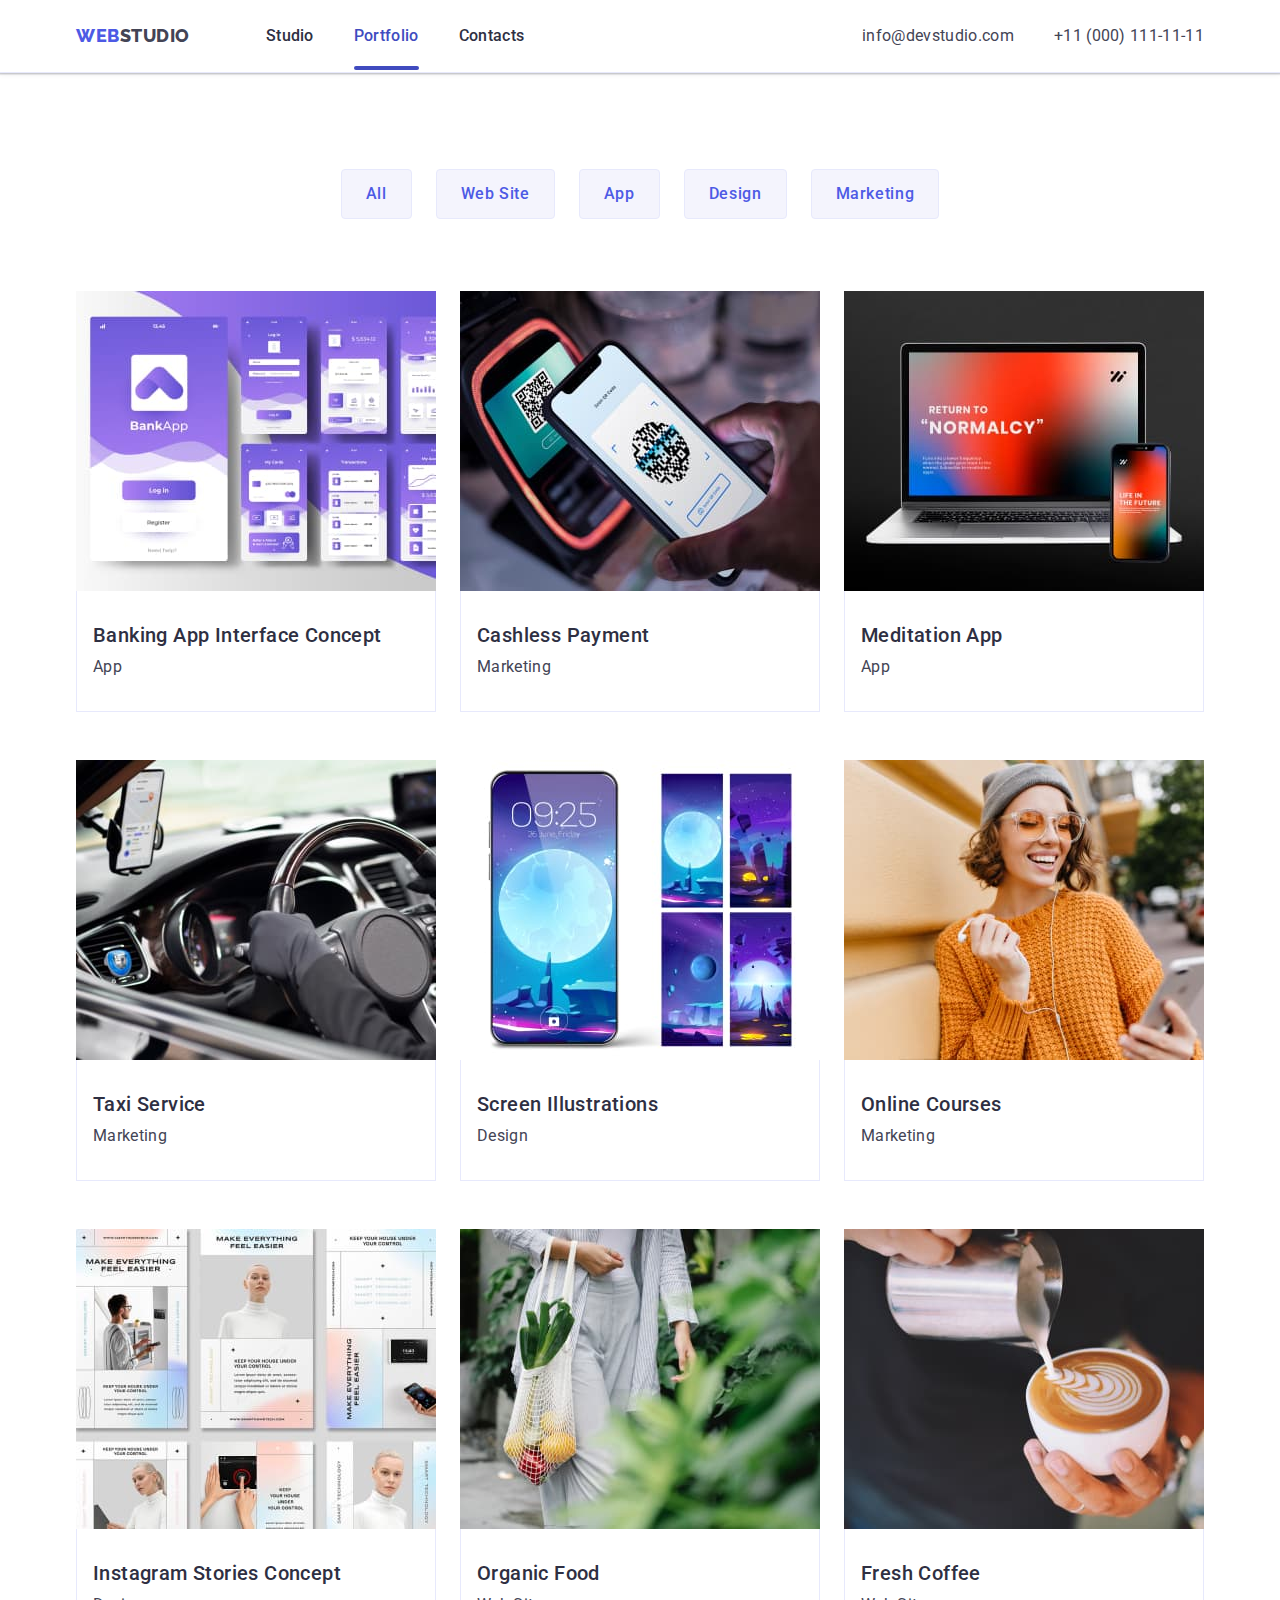
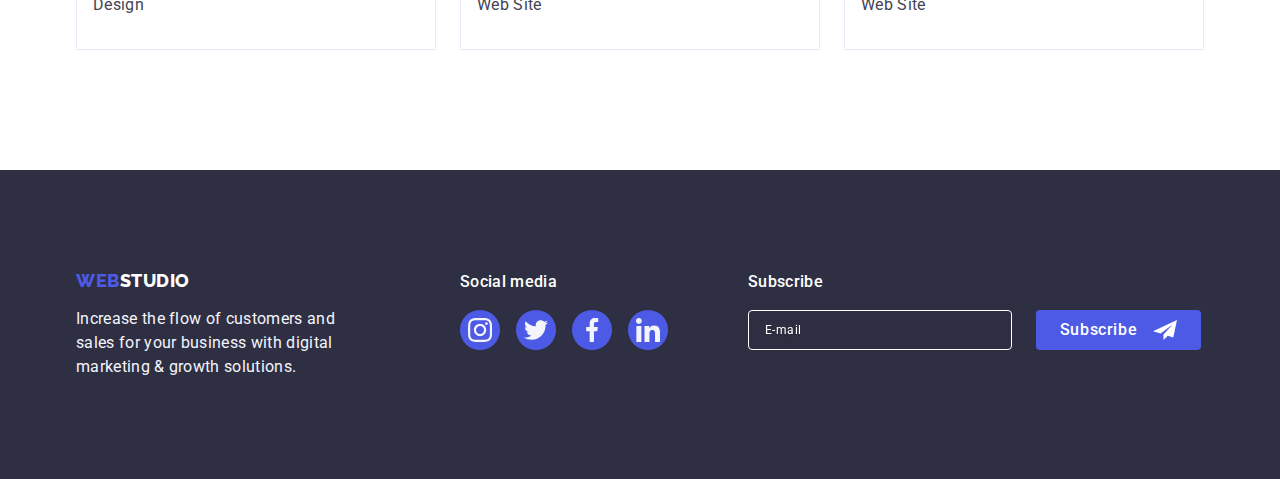
<file: portfolio.html>
<!DOCTYPE html>
<html lang="en">

<head>
    <meta charset="UTF-8">
    <meta http-equiv="X-UA-Compatible" content="IE=edge">
    <meta name="viewport" content="width=device-width, initial-scale=1.0">
    <link rel="preconnect" href="https://fonts.googleapis.com">
    <link rel="preconnect" href="https://fonts.gstatic.com" crossorigin>
    <link href="https://fonts.googleapis.com/css2?family=Raleway:wght@800&family=Roboto:wght@400;500;700;900&display=swap"
        rel="stylesheet">
    <title>WebStudio</title>

    <link rel="stylesheet" href="./css/modern-normalize.min.css">
    <link rel="stylesheet" href="./css/styles.css">
  
</head>

<body>
        
    <!-- header section -->
    <header class="header">
        <div class="header-container container">
            <nav class="nav">
                <a class="logo-web link" href="./index.html">Web<span class="logo-studio-nav link">Studio</span></a>
    
                <ul class="nav-list list">
                    <li class="nav-item nav-item-studio">
                        <a class="nav-link link" href="./index.html">Studio</a>
                    </li>
                    <li class="nav-item">
                        <a class="nav-link active link" href="./portfolio.html">Portfolio</a>
                    </li>
                    <li class="nav-item">
                        <a class="nav-link link" href="">Contacts</a>
                    </li>
                </ul>
            </nav>
    
            <address class="address">
                <ul class="address-list list">
                    <li class="mail">
                        <a class="address-link link" href="mailto:info@devstudio.com">info@devstudio.com</a>
                    </li>
                    <li class="number">
                        <a class="address-link link" href="tel:+110001111111">+11 (000) 111-11-11</a>
                    </li>
                </ul>
            </address>
        </div>
    
    </header>

    <main>
        <!--portfolo section  -->
        <section class="section-portfolo">
            <div class="container">
                <h1 class="section-filters-title visually-hidden">Lorem ipsum dolor sit.</h1>

                <ul class="filters list">
                    <li class="button-item">
                
                        <button class="btn" type="button">All</button>
                    </li>
                    <li class="button-item">
                        <button class="btn" type="button">Web Site</button>
                    </li>
                    <li class="button-item">
                        <button class="btn" type="button">App</button>
                    </li>
                    <li class="button-item">
                        <button class="btn" type="button">Design</button>
                    </li>
                    <li class="button-item">
                        <button class="btn" type="button">Marketing</button>
                    </li>
                </ul>
                
                
                
                
                <ul class="product-card list">
                    <li class="product-item">
                        
                            <a class="product-link link" href="">
                                
                                <div class="wrapper">
                                    <img class="link" src="./images/portfolio/banking_app.jpg" width="360" alt="Banking App">
                                    <p class="overlay-text">14 Stylish and User-Friendly App Design Concepts · Task Manager App · Calorie Tracker
                                        App · Exotic Fruit Ecommerce App ·
                                        Cloud Storage App
                                    </p>
                                    
                                    
                                        
                                    
                                </div>
                                
                               
                                <div class="cards">
                                    <h2 class="product-name">Banking App Interface Concept</h2>
                                    <p class="product-text">App</p>
                                </div>                               
                            </a>                     
                                                                                  
                    </li>
                
                    <li class="product-item">                        
                            <a class="product-link link" href="">

                                <div class="wrapper">
                                    <img class="link" src="./images/portfolio/cashless_payment.jpg" width="360" alt="Cashless Payment">
                                    <p class="overlay-text">14 Stylish and User-Friendly App Design Concepts · Task Manager App · Calorie Tracker
                                        App · Exotic Fruit Ecommerce App ·
                                        Cloud Storage App
                                    </p>                                                                                                            
                                </div>
                                
                                <div class="cards">
                                    <h2 class="product-name">Cashless Payment</h2>
                                    <p class="product-text">Marketing</p>
                                </div>
                            </a>
                    </li>
                
                    <li class="product-item">                        
                            <a class="product-link link" href="">

                                <div class="wrapper">
                                    <img class="link" src="./images/portfolio/meditation_app.jpg" width="360" alt="Meditation App">
                                    <p class="overlay-text">14 Stylish and User-Friendly App Design Concepts · Task Manager App · Calorie Tracker
                                        App · Exotic Fruit Ecommerce App ·
                                        Cloud Storage App
                                    </p>                                                                                                           
                                </div>
                                
                                <div class="cards">
                                    <h2 class="product-name">Meditation App</h2>
                                    <p class="product-text">App</p>
                                </div>
                            </a>                        
                    </li>
                
                    <li class="product-item">                       
                            <a class="product-link link" href="">
                                <div class="wrapper">
                                    <img class="link" src="./images/portfolio/Taxi.jpg" width="360" alt="Taxi Service">
                                    <p class="overlay-text">14 Stylish and User-Friendly App Design Concepts · Task Manager App · Calorie Tracker
                                        App · Exotic Fruit Ecommerce App ·
                                        Cloud Storage App
                                    </p>
                                </div>
                                
                                
                                    <div class="cards">
                                        <h2 class="product-name">Taxi Service</h2>
                                        <p class="product-text">Marketing</p>
                                    </div>
                            </a>
                    </li>
                
                    <li class="product-item">                        
                            <a class="product-link link" href="">

                                <div class="wrapper">
                                    <img class="link" src="./images/portfolio/Screen.jpg" width="360" alt="Screen Illustrations">
                                    <p class="overlay-text">14 Stylish and User-Friendly App Design Concepts · Task Manager App · Calorie Tracker
                                        App · Exotic Fruit Ecommerce App ·
                                        Cloud Storage App
                                    </p>
                                </div>
                                
                                <div class="cards">
                                    <h2 class="product-name">Screen Illustrations</h2>
                                    <p class="product-text">Design</p>
                                </div>
                            </a>
                    </li>
                
                    <li class="product-item">
                       
                            <a class="product-link link" href="">
                                <div class="wrapper">
                                    <img class="link" src="./images/portfolio/online_courses.jpg" width="360" alt="Online Courses">
                                    <p class="overlay-text">14 Stylish and User-Friendly App Design Concepts · Task Manager App · Calorie Tracker
                                        App · Exotic Fruit Ecommerce App ·
                                        Cloud Storage App
                                    </p>                                   
                                </div>
                                
                                <div class="cards">
                                    <h2 class="product-name">Online Courses</h2>
                                    <p class="product-text">Marketing</p>
                                </div>
                            </a>                        
                    </li>
                
                
                    <li class="product-item">
                       
                            <a class="product-link link" href="">

                                <div class="wrapper">
                                    <img class="link" src="./images/portfolio/instagram.jpg" width="360" alt="Instagram Stories Concept">
                                    <p class="overlay-text">14 Stylish and User-Friendly App Design Concepts · Task Manager App · Calorie Tracker
                                        App · Exotic Fruit Ecommerce App ·
                                        Cloud Storage App
                                    </p>
                                </div>
                                
                                <div class="cards">
                                    <h2 class="product-name">Instagram Stories Concept</h2>
                                    <p class="product-text">Design</p>
                                </div>
                            
                            </a>                       
                    </li>
                
                    <li class="product-item">
                      
                            <a class="product-link link" href="">
                                <div class="wrapper">
                                    <img class="link" src="./images/portfolio/organic_food.jpg" width="360" alt="Organic Food">
                                    <p class="overlay-text">14 Stylish and User-Friendly App Design Concepts · Task Manager App · Calorie Tracker
                                        App · Exotic Fruit Ecommerce App ·
                                        Cloud Storage App
                                    </p>
                                </div>
                                
                                <div class="cards">
                                    <h2 class="product-name">Organic Food</h2>
                                    <p class="product-text">Web Site</p>
                                </div>
                            
                            </a>    
                    </li>
                
                    <li class="product-item">
                       
                            <a class="product-link link" href="">
                                <div class="wrapper">
                                  <img class="link" src="./images/portfolio/coffee.jpg" width="360" alt="Fresh Coffee">
                                  <p class="overlay-text">14 Stylish and User-Friendly App Design Concepts · Task Manager App · Calorie Tracker
                                    App · Exotic Fruit Ecommerce App ·
                                    Cloud Storage App
                                  </p>                               
                                    
                                </div>
                                
                                <div class="cards">
                                    <h2 class="product-name">Fresh Coffee</h2>
                                    <p class="product-text">Web Site</p>
                                </div>
                            
                            </a>
                    </li>
                        
                </ul>
            </div>
            
        </section>

    </main>

    <!-- footer section -->
    <footer class="footer">
        <div class=" footer-container container">
            <div class="content-footer">
                <a class="logo-web-footer link" href="./index.html">Web<span class="logo-studio link">Studio</span></a>
    
                <p class="footer-text">
                    Increase the flow of customers and sales for your business with digital marketing & growth
                    solutions.
                </p>
            </div>
    
            <div class="social-media-container">
                <p class="social-media-text">Social media</p>
    
                <ul class="social-media-list">
                    <li class="social-media-item">
                        <a class="social-media-link" href="">
                            <svg class="social-media-icon" width="24" height="24">
                                <use href="./images/icons.svg#instagram"></use>
                            </svg>
                        </a>
    
                    </li>
                    <li class="social-media-item">
                        <a class="social-media-link" href="">
                            <svg class="social-media-icon" width="24" height="24">
                                <use href="./images/icons.svg#twitter"></use>
                            </svg>
                        </a>
                    </li>
                    <li class="social-media-item">
                        <a class="social-media-link" href="">
                            <svg class="social-media-icon" width="24" height="24">
                                <use href="./images/icons.svg#facebook"></use>
                            </svg>
                        </a>
                    </li>
                    <li class="social-media-item">
                        <a class="social-media-link" href="">
                            <svg class="social-media-icon" width="24" height="24">
                                <use href="./images/icons.svg#linkedin"></use>
                            </svg>
                        </a>
                    </li>
                </ul>
            </div>
    
            <div class="form-container">
                <p class="form-title">
                    Subscribe
                </p>
    
                <form class="email-form">
                    <label class="label-form">
                        <input class="input-footer" type="email" name="email" placeholder="E-mail" />
                    </label>
    
                    <button class="btn-footer" type="submit">Subscribe
                        <svg class="svg-footer" width="24" height="24">
                            <use href="./images/icons.svg#button"></use>
                        </svg>
                    </button>
                </form>
            </div>
    
        </div>
    </footer>

    
</body>

</html>
</file>
<file: css/styles.css>
:root {
    --primary-font: 'Roboto', sans-serif;
    --main-white-cl: #ffffff;
    --main-dark-cl: #434455;
    --accent-cl: #4D5AE5;
}

ul,
ol {
    margin: 0;
    padding-left: 0;
    list-style-type: none;
}

a{
    text-decoration: none;
}
h1, 
h2,
h3,
h4, 
h5,
h6,
p{
    margin: 0;
}

button{
    cursor: pointer;
    border: none;
    border-radius: 4px;
}

input{
    display: block;
}

body {
    color: var(--main-dark-cl);
    background-color: var(--main-white-cl);
    font-family: var(--primary-font);
    font-size: 16px;
}

img {
    display: block;
    max-width: 100%;
    height: auto;
}
/* Basis styles for small devices*/
.container {
    min-width: 320px;
    max-width: 428px;
    margin: 0 auto;
    padding-left: 16px;
    padding-right: 16px;


    /* border: #31d0aa solid 2px;
    */
}


/* Tablet screen */
@media screen and (min-width: 768px) {
    .container{
        max-width: 768px;

    }
    
}

/* Desktop screen */

@media screen and (min-width: 1158px) {
    .container {
     max-width: 1158px;
     margin: 0 auto;  
     padding: 0 15px;       

    }

}


.link {
    text-decoration: none;
}


.visually-hidden {
    position: absolute;
    width: 1px;
    height: 1px;
    margin: -1px;
    border: 0;
    padding: 0;

    white-space: nowrap;
    clip-path: inset(100%);
    clip: rect(0 0 0 0);
    overflow: hidden;
}


/*mobile menu*/


.menu-toggle-icon{
    stroke: #2E2F42;
    background-color: #fff;
}

.menu-toggle {
    min-height: 24px;
    min-width: 24px;
    display: flex;
    align-items: center;
    justify-content: center;
    background-color: white;
    margin: 0;
    padding: 0;
    background-color: transparent;
    cursor: pointer;
    border: 1px solid var(--border-color);
    border-radius: 50%;
    outline: none;
}

@media (min-width: 768px) {
    .menu-toggle {
        display: none;
    }
}

.menu-toggle:hover,
.menu-toggle:focus {
    background-color: rgba(0, 0, 0, 0.1);
}

.menu-container {

    display: flex;
    flex-direction: column;
    justify-content: space-between;
    position: fixed;
    top: 0;
    left: 0;
    width: 100%;
    height: 100%;
    padding: 80px 56px 40px 40px;
    background-color: var(--inner-color);
    z-index: 999;
    transform: translateX(100%);
    transition: transform 250ms ease-in-out;
    background-color: white;
    }




.menu-container.is-open {
    transform: translateX(0);
}

.menu-container .menu-toggle {
    position: absolute;
    top: 24px;
    right: 24px;
}

.mobile-menu {
    width: fit-content;
    margin-bottom: auto;
    
}

.mobile-menu .link {
    display: block;
    padding: 10px;
    
    text-decoration: none;
}

.mobile-item:not(:last-child){
    margin-bottom: 30px;
     
    
}

 .mobile-link{
    color: #2E2F42;
    font-family: Roboto;
    font-size: 36px;
    font-weight: 700;
    line-height: 1.11;
    letter-spacing: 0.72px;
    text-transform: capitalize;
} 
@media only screen and (max-width: 767px) {
   .active-mobile{
    color: var(--accent-cl);
    
  }
}

.mobile-address{
    display: flex;
    flex-direction: column;
    gap: 40px;
    margin-bottom: 48px;
    margin-top: auto;

}

.tel-link{
    color: var(--accent-cl);
    font-family: Roboto;
    font-size: 36px;
    font-weight: 700;
    line-height: 1.11;
    letter-spacing: 0.72px;
    text-transform: capitalize;
}

.email-link{
    color:  #434455;
    font-family: Roboto;
    font-size: 20px;
    font-weight: 500;
    line-height: 1.2;
    letter-spacing: 0.4px;
}

.social-list-mobile{
    display: flex;
    gap: 20px;
    padding-top: 8px;
}

@media only screen and (min-width: 428px) {
   .social-list-mobile{
    gap: 56px;
    
  }
}
@media only screen and (max-width: 448px) and {
    .tel-link {
        font-size: 20px;
    }
}
/*header*/

.header {
    border-bottom: 1px solid #E7E9FC;
    background: var(--main-white-cl, #FFF);
    box-shadow: 0px 1px 6px 0px rgba(46, 47, 66, 0.08),
     0px 1px 1px 0px rgba(46, 47, 66, 0.16),
     0px 2px 1px 0px rgba(46, 47, 66, 0.08);
    padding-top: 18px;
    padding-bottom: 18px;


    /* height: 72px;
    display: flex; */
 }

 @media only screen and (min-width: 768px) {
     .header {
         padding: 0;
     }
 }
 

.header-container {
    display: flex;
    align-items: center;
    justify-content: space-between;
}

@media only screen and (min-width: 1158px) {
   .header-container{
    justify-content: space-between;
    
  }
}



/*logo start*/
.logo-web {
    font-family: "Raleway", sans-serif;
    font-weight: 800;
    font-size: 18px;
    line-height: 1.17;
    letter-spacing: 0.03em;
    text-transform: uppercase;
    margin-right: px;
    color: var(--accent-cl);
    display: inline-block;
    
}
@media only screen and (min-width: 768px) {
    .logo-web {
        margin-right: 120px;
    }
}

@media only screen and (min-width: 1158px) {
   .logo-web{
    margin-right: 76px; 
    
  }
}


.logo-studio-nav {
    font-family: 'Raleway';
    font-weight: 800;
    font-size: 18px;
    line-height: 1.17;
    letter-spacing: 0.03em;
    text-transform: uppercase;
    color: var(--main-dark-cl);

}

.logo-studio {
    font-family: 'Raleway';
    font-weight: 800;
    font-size: 18px;
    line-height: 1.17;
    letter-spacing: 0.03em;
    text-transform: uppercase;    
    color: var(--main-white-cl);
}


/*logo end*/


/*nav */

.nav {
    display: flex;
    align-items: center;
}

.nav-list {
    display: flex;
    gap: 40px;
    padding: 24px 0;

}

@media only screen and (max-width: 767px) {
   .nav-list, .address{
    display: none;
    
  }
}

.list {
    list-style: none;
}

.nav-item {
    font-weight: 500;
    line-height: 1.3;
    

}

.nav-link {
    line-height: 1.5;
    font-size: 16px;
    font-weight: 500;
    letter-spacing: 0.02em;
    color: #2E2F42;
    text-decoration: none;
    padding: 24px 0;
    position: relative;
    transition: color 250ms cubic-bezier(0.4, 0, 0.2, 1);
    
}

.nav-item .link:hover,
.nav-item .link:focus {
    color: #404bbf;
}


.nav-link.active::after{
    content: "";
    display: block;
    width: 100%;
    bottom: -1px;
    height: 4px;
    background-color: #404bbf;
    border-radius: 2px;
    left: 0;
    position: absolute;
     
}

.nav-link.active{
    color: #404bbf;
}




.list {
    list-style: none;
}

.address {
    font-style: normal;
    margin-left: auto;
    letter-spacing: 0.02em;
    font-size: 12px;
}

@media only screen and (min-width: 1158px) {
   .address{
    font-size: 16px;    
  }
}






.mail .link:hover,
.mail .link:focus {
    color: #404bbf;
}


.address-link {
    letter-spacing: 0.02em;
    font-weight: 400;
    line-height: 1.5;
    color:var(--main-dark-cl);
    text-decoration: none;
    transition: color 250ms cubic-bezier(0.4, 0, 0.2, 1);
}

.address-list {
    display: flex;
    gap: 40px;

}
@media only screen and (min-width: 768px) {
    .address-list {
        flex-direction: column;
        gap: 12px;
        padding-bottom: 16px;
        padding-top: 16px;

    }
}

@media only screen and (min-width: 1158px) {
   .address-list{
    flex-direction: row;
    align-items: center;
    gap: 40px;
    
  }
}

.number .link:hover,
.number .link:focus {
    color: #404bbf;
}

/* section hero*/

.hero {
    padding: 112px 0;
    margin: 0 auto;
    background-image: linear-gradient(rgba(46, 47, 66, 0.7), 
    rgba(46, 47, 66, 0.7)),
     url(../images/bg-hero/mobile-bg@1x.jpg);
    max-width: 1440px;
    background-repeat: no-repeat;
    background-position: center;
    background-size: cover;    

}

@media (min-device-pixel-ratio: 2),
(min-resolution: 192dpi),
(min-resolution: 2dppx){
    .hero {
    background-image: linear-gradient(rgba(46, 47, 66, 0.70),
        rgba(46, 47, 66, 0.70)),
        url(../images/bg-hero/mobile-bg@2x.jpg);
    }
}

@media only screen and (min-width: 428px) {
   .hero{
    background-image: linear-gradient(rgba(46, 47, 66, 0.70),
        rgba(46, 47, 66, 0.70)),
        url(../images/bg-hero/tab-bg@1x.jpg);    
  }

  @media (min-device-pixel-ratio: 2),
(min-resolution: 192dpi),
(min-resolution: 2dppx){
    .hero {
    background-image: linear-gradient(rgba(46, 47, 66, 0.70),
        rgba(46, 47, 66, 0.70)),
        url(../images/bg-hero/tab-bg@2x.jpg);
    }
}
}
@media only screen and (min-width: 769px) {
   .hero{
    background-image: linear-gradient(rgba(46, 47, 66, 0.70),
        rgba(46, 47, 66, 0.70)),
        url(../images/bg-hero/desk-dg@1x.jpg);
  }

  @media (min-device-pixel-ratio: 2),
(min-resolution: 192dpi),
(min-resolution: 2dppx){
    .hero {
    background-image: linear-gradient(rgba(46, 47, 66, 0.70),
        rgba(46, 47, 66, 0.70)),
        url(../images/bg-hero/desk-bg@2x.jpg);
    }
}
}


@media only screen and (min-width: 1158px) {
   .hero{
    padding: 188px 0;    
  }
}



.hero-container{
    
}

.hero-title {
    font-weight: 700;
    font-size: 36px;
    line-height: 1.07;
    text-align: center;
    letter-spacing: 0.02em;
    color: var(--main-white-cl);
    max-width: 320px;
    margin: 0 auto;
    margin-bottom: 48px;
}

@media only screen and (min-width: 768px) {
   .hero-title{
    font-size: 56px;
    margin-bottom: 36px;
    max-width: 496px;    
  }
}

@media only screen and (min-width: 1158px) {
   .hero-title{
    margin-bottom: 48px;
    
  }
}

.button {
    font-family: "Roboto", sans-serif;
    transition: background-color 250ms cubic-bezier(0.4, 0, 0.2, 1);
    font-weight: 500;
    font-size: 16px;
    line-height: 1.5;
    letter-spacing: 0.04em;
    color:var(--main-white-cl);
    background-color: var(--accent-cl);
    cursor: pointer;
    display: block;
    min-width: 169px;
    height: 56px;
    border: none;
    box-shadow: 0px 4px 4px rgba(0, 0, 0, 0.15);
    margin: 0 auto;
}

.button:hover,
.button:focus {
    background-color: #404BBF;
}

/*section feature */

    .section-feature {
        padding-top: 96px;
        padding-bottom: 96px;
    }

    @media only screen and (min-width: 1158px) {
       .section-feature{
        padding-top: 120px;
        padding-bottom: 120px;
        
      }
    }
 

 @media only screen and (max-width: 767px) {
     .feature:not(:last-child) {

        margin-bottom: 72px;
    }
} 

@media only screen and (min-width: 768px) {
   .feature-list{
    display: flex;
    flex-wrap: wrap;
    gap: 72px 24px;
    
  }
}


@media screen and (max-width: 1158px) {
    .feature {
      flex-basis: calc((100% - 24px) / 2);
    }
    
}

@media screen and (min-width: 1158px) {
    .feature {
        flex-basis: calc((100% - 72px) / 4);
        width: 356px;
    }

}

   





.feature-title {
    color: #2E2F42;
    text-align: center;
    font-size: 36px;
    font-weight: 700;
    line-height: 1.11;
    letter-spacing: 0.72px;
    text-transform: capitalize;
    margin-bottom: 8px;
}


@media only screen and (min-width: 768px) {
    .feature-title  {
        text-align: left;
    
  }
}

@media only screen and (min-width: 1158px) {
       .feature-title {
         font-weight: 500;
         font-size: 20px;
         line-height: 1.2;  
         text-align: left;  
        }
}

.feature-text {
    
    font-weight: 500;
    line-height: 1.5;
    letter-spacing: 0.02em;
    color: #434455;


    
}

@media only screen and (min-width: 1158px) {
   .feature-text{
    font-weight: 400;
    
  }
}


@media (max-width: 1157px) {
    .feature-icon {
     display: none;
     
     }
}
    


@media screen and (min-width: 1158px) {
    .container-icon {
     display: flex;
     align-items: center;
     justify-content: center;
     width: 100%;
     height: 112px;
     background-color: #F4F4FD;
     border-radius: 4px;
     margin-bottom: 8px; 
    }
    
}

@media only screen and (min-width: 1158px){
    .feature-icon {
     width: 64px;
     height: 64px;
     margin: 0 auto;
    }
} 


/*section about */

   .section-about {
    padding-bottom: 120px;
}  

@media only screen and (max-width: 1157px) {
   .section-about{
    display: none;
    
  }
}

.section-about-title {
    font-weight: 700;
    font-size: 36px;
    line-height: 1.11;
    text-align: center;
    letter-spacing: 0.02em;
    text-transform: capitalize;
    color: #2E2F42;
    margin-bottom: 72px;
}

.about-list {
    display: flex;
    gap: 24px;
}

.list-item {
    width: calc((100% - 48px) / 3);
}

/*section team */
.section-team {
    background: #F4F4FD;
    padding-bottom: 96px;
    padding-top: 96px;
}

@media only screen and (min-width: 1158px) {
   .section-team{
    padding-bottom: 120px;
    padding-top: 120px;    
  }
}


.section-team-title {
    font-weight: 700;
    font-size: 36px;
    line-height: 1.11;
    text-align: center;
    letter-spacing: 0.02em;
    text-transform: capitalize;
    color: #2E2F42;
    margin-bottom: 72px;
    
}

.team-list {
    display: flex;
    flex-wrap: wrap;
    /* gap: 24px; */
}

@media only screen and (max-width: 767px) {
   .team-list{
    flex-direction: column;
    gap: 72px;
    width: calc((100%-24px)/2);
    
  }
}

@media only screen and (min-width: 768px) {

  .team-list {
     justify-content: center;
     margin: 0 auto;
     column-gap: 24px;
     row-gap: 64px;
    }
}

.team-title {
    font-weight: 500;
    font-size: 20px;
    line-height: 1.2;
    letter-spacing: 0.02em;
    color: #2E2F42;
    text-align: center;
    margin-bottom: 8px;

}

.info {
    padding: 32px 0;

}

.team-text {
    font-weight: 400;
    font-size: 16px;
    line-height: 1.5;
    letter-spacing: 0.02em;
    color: #434455;
    text-align: center;
    margin-bottom: 8px;
}

.team-card {
    background-color: var(--main-white-cl);
    /* width: calc((100% - 72px) / 4); */
    box-shadow: 0px 1px 6px rgba(46, 47, 66, 0.08),
    0px 1px 1px rgba(46, 47, 66, 0.16), 
    0px 2px 1px rgba(46, 47, 66, 0.08);
    border-radius: 0px 0px 4px 4px;
    width: 264px;
    margin: 0 auto;
    
} 

@media only screen and (min-width: 768px) {
    .team-card{
        margin: 0;
    }
} 
    /* margin-bottom: 64px; */


.social-list{
    display: flex;
    justify-content: center;
    gap: 24px;
}

.social-item{
    width: 40px;
    height: 40px;

}

.social-link{
    width: 100%;
    height: 100%;
    background-color: #4d5ae5;
    border-radius: 50%;
    display: flex;
    align-items: center;
    justify-content: center;
    transition:background-color 250ms cubic-bezier(0.4, 0, 0.2, 1);

}

.social-link:hover, 
.social-link:focus {
    background-color: #404bbf;
}

.team-icon{
    fill:  #f4f4fd;
}


/*section customers*/

.customers{
    padding-top: 96px; 
    padding-bottom: 96px;
    
}
@media (min-width: 1158px) {
    .customers {
        padding-top: 120px;
        padding-bottom: 120px;
    }
 } 


.customers-title{
    font-size: 36px;
    font-family: Roboto;
    font-weight: 700;
    line-height: 1.11;
    letter-spacing: 0.72px;
    text-transform: capitalize;
    color:  #2E2F42;
    text-align: center;
    margin-bottom: 72px;

}

.customers-list{
    display: flex;
    flex-wrap: wrap;
    justify-content: center;
    
}

@media only screen and (max-width: 767px) {
   .customers-list{   
     row-gap: 72px;
     column-gap: 16px;
    
  }
}

 @media only screen and (min-width: 768px) {
   .customers-list{
    column-gap: 24px;
    row-gap: 72px;   
      
  }
} 

@media only screen and (min-width: 1158px) {
   .customers-list{
    gap: 24px;
       
  }
}



.customers-item{
    
   
    /* width: calc((100% - 120px) / 6);
    height: 88px; */
}

.customers-link{
    width: 168px;
    height: 88px;
    border: 1px solid #8e8f99;
    border-radius: 4px;
    display: flex;
    align-items: center;
    justify-content: center;
    color: #8e8f99;
    transition: border-color 250ms cubic-bezier(0.4, 0, 0.2, 1),
        color 250ms cubic-bezier(0.4, 0, 0.2, 1);
}

.customers-link:hover,
.customers-link:focus {
    border-color: #404bbf;
    color: #404bbf;

}



.customers-icon{
    fill: currentColor;  

}

/*PORTFOLIO pages*/
/*section portfolio*/

.section-portfolo {
    padding-top: 96px;
    padding-bottom: 120px;
}



.filters {
    display: flex;
    gap: 24px;
    justify-content: center;
    margin-bottom: 72px;
}

.button-item{
    transition: border-color 250ms cubic-bezier(0.4, 0, 0.2, 1);
}


.button-item:hover,
.button-item:focus{
    border-radius: 4px;
    background: var(--ocean, #404BBF);
    box-shadow: 0px 2px 2px 0px rgba(0, 0, 0, 0.12),
      0px 2px 1px 0px rgba(0, 0, 0, 0.08), 
     0px 3px 1px 0px rgba(0, 0, 0, 0.10);
}



.btn {
    font-family: "Roboto", sans-serif;
    background-color: #F4F4FD;
    font-size: 16px;
    font-weight: 500;
    line-height: 1.5;
    text-align: center;
    letter-spacing: 0.04em;
    color:var(--accent-cl);
    cursor: pointer;
    padding: 12px 24px;
    border: 1px solid #E7E9FC;
    border-radius: 4px;
    transition: color 250ms cubic-bezier(0.4, 0, 0.2, 1),
        background-color 250ms cubic-bezier(0.4, 0, 0.2, 1),
        border-color 250ms cubic-bezier(0.4, 0, 0.2, 1),
        box-shadow 250ms cubic-bezier(0.4, 0, 0.2, 1);
}

.btn:hover,
.btn:focus {
    background-color: #404BBF;
    color:var(--main-white-cl);
    border: 1px solid transparent;
    box-shadow: 0px 2px 2px 0px rgba(0, 0, 0, 0.12),
            0px 2px 1px 0px rgba(0, 0, 0, 0.08),
            0px 3px 1px 0px rgba(0, 0, 0, 0.10);
}


/*section portfolio product cards*/

.product-card {
    display: flex;
    flex-wrap: wrap;
    column-gap: 24px;
    row-gap: 48px;
}

.product-item{
    width: calc((100% - 48px) / 3);
    transition: border-color 250ms cubic-bezier(0.4, 0, 0.2, 1);
    position: relative;
    overflow: hidden;
}

.product-item:hover {
    background: var(--white, #FFF);
    box-shadow: 0px 2px 1px 0px rgba(46, 47, 66, 0.08), 
     0px 1px 1px 0px rgba(46, 47, 66, 0.16),
     0px 1px 6px 0px rgba(46, 47, 66, 0.08);
}

.product-name {
    font-weight: 500;
    font-size: 20px;
    line-height: 1.2;
    letter-spacing: 0.02em;
    color: #2E2F42;
    margin-bottom: 8px;

}

.product-text {
    font-weight: 400;
    font-size: 16px;
    line-height: 1.5;
    letter-spacing: 0.02em;
    color: #434455;
}

.cards {
    position: relative;
    padding: 32px 16px;
    border: 1px solid #e7e9fc;
    border-top: none;
    z-index: 1;
    background-color: white;
    
}

.product-link{
    display: block;
    transition: box-shadow 250ms cubic-bezier(0.4, 0, 0.2, 1);
}

.product-link:hover{
    box-shadow: 0px 1px 6px rgba(46, 47, 66, 0.08), 
    0px 1px 1px rgba(46, 47, 66, 0.16), 
    0px 2px 1px rgba(46, 47, 66, 0.08);

}

.product-link:hover,
 .overlay-text:hover{
    transform: translateY(0%);

}

.wrapper{
    position: relative;
    overflow: hidden;
}

 


/*overlay*/
.overlay-text {
    position: absolute;
    top: 0;
    font-size: 16px;
    font-family: Roboto;
    font-weight: 400;
    line-height: 1.5;
    letter-spacing: 0.32px;
    color: #F4F4FD;
    padding: 40px 32px;
    background: #4D5AE5;
    width: 100%;
    height: 100%;
    transform: translateY(100%);
    transition: transform 250ms cubic-bezier(0.4, 0, 0.2, 1);
}


.product-link:hover .overlay-text{
transform: translateY(0%);

}



/*footer*/

.footer {
    background: #2E2F42;
    padding-top: 96px;
    padding-bottom: 96px;
}

@media only screen and (min-width: 1158px) {
   .footer{
    padding: 100px 0;
    
  }
}



.logo-web-footer {
    margin-right: 0;
    margin-left: 0;
    
    display: inline-block;
    margin-bottom: 16px;
    font-family: 'Raleway';
    font-weight: 800;
    font-size: 18px;
    line-height: 1.17;
    /* display: flex; */
    text-align: center;
    letter-spacing: 0.03em;
    text-transform: uppercase;
    color: var(--accent-cl);   
}


@media (min-width: 320px) and (max-width: 767px){
    .logo-web-footer{
        display: flex;
        justify-content: center;
    }
} 
.footer-container{
    
    /* display: flex;*/
    align-items: baseline;   

}

@media only screen and (min-width: 768px) and (max-width: 1157px) {
   .footer-container{
    padding-left: 108px;
    
    
  }
}


@media (min-width: 320px) and (max-width: 767px){
    .content-footer{
        margin-bottom: 72px;
    }
}


@media (min-width: 768px) and (max-width: 1158px){
    .content-footer{
        margin-bottom: 72px;
    }
}

@media only screen and (min-width: 768px) {
   .footer-container{
    display: flex;
    flex-wrap: wrap;
    text-align: left;
    
  }
}

@media only screen and (min-width: 1158px) {
   .content-footer{
       margin-right: 120px; 

    }

}

.footer-text {
    margin: 0 auto;
    font-weight: 400;
    font-size: 16px;
    line-height: 1.5;
    letter-spacing: 0.02em;
    color: #F4F4FD;
    max-width: 264px;
    
}

@media only screen and (min-width: 1158px) {
   .footer-text{
    padding-bottom: 0;
    
  }
}

.social-media-container{
    /* padding-bottom: 72px; */
}

@media (min-width: 320px) and (max-width: 767px){
    .social-media-container{
        margin-bottom: 72px;
    }
}

@media only screen and (min-width: 768px) {
   .social-media-container{
     margin-left: 24px;
     margin-top: 0;
    
  }
}

@media only screen and (min-width: 1158px) {
   .social-media-container{
    margin-right: 80px;
    margin-left: 0;
    
  }
}

.social-media-text{
    font-size: 16px;
    font-family: Roboto;
    font-weight: 500;
    line-height: 1.5;
    letter-spacing: 0.32px;
    color: var(--main-white-cl);
    margin-bottom: 16px;
}

@media (min-width: 320px) and (max-width: 767px){
    .social-media-text{
        display: flex;
        justify-content: center;
    }
} 


.social-media-list{
    display: flex;
    gap: 16px;
    justify-content: center;
}



.social-media-item{
    width: 40px;
    height: 40px;
}

.social-media-link{
    width: 100%;
    height: 100%;
    background-color: #4d5ae5;
    border-radius: 50%;
    display: flex;
    align-items: center;
    justify-content: center;
    transition: background-color 250ms cubic-bezier(0.4, 0, 0.2, 1);
}

.social-media-link:hover,
.social-media-link:focus {
    background-color: #31d0aa;
}

.social-media-icon{
    fill: #f4f4fd;
}


.form-container{
   
    /* margin-left: 80px; */
}



.email-form{
    display: flex; 
    gap: 16px; 
    flex-direction: column;  
}

@media only screen and (min-width: 768px) {
   .email-form{
    flex-direction: row;
    gap: 24px;
    
  }
}

.form-title{
    font-family: Roboto;
    font-weight: 500;
    line-height: 1.5;
    letter-spacing: 0.32px;
    color: white;
    margin-bottom: 16px;
}

@media (min-width: 320px) and (max-width: 767px) {
    .form-title {
        display: flex;
        justify-content: center;
    }
}



.label-form{
    width: 100%;
    margin: 0 auto;

}

.input-footer{
    
    padding-left: 16px;
    font-size: 12px;
    font-family: Roboto;
    letter-spacing: 0.48px;
    line-height: 1.5;
    width: 100%; 
    height: 40px;
    background-color: transparent;
    border-radius: 4px;
    border: 1px solid  #FFF;
    filter: drop-shadow(0px 4px 4px rgba(0, 0, 0, 0.15));
    color: white;
}

@media only screen and (min-width: 768px) {
   .input-footer{
    width:  264px;
    
  }
}

.input-footer::placeholder{
    color: white;
}

.input-footer:hover,
.input-footer:focus{
    border-radius: 4px;
    border: 1px solid #4D5AE5;
}

.btn-footer{
    min-width: 165px;
    height: 40px;
    display: flex;
    justify-content: center;
    align-items: center;
    border-radius: 4px;
    background:  #4D5AE5;
    color: #FFF;
    text-align: center;
    font-weight: 500;
    line-height: 1.5;
    letter-spacing: 0.64px;
    
    width: 165px;
    height: 40px;
    margin: 0 auto;    
}

.svg-footer{
    margin-left: 16px;
}


/*modal-window*/

.backdrop{
    
    position: fixed;
    top:0;
    left: 0;
    width: 100%;
    height: 100%;
    background-color: rgba(46, 47, 66, 0.4);
    transition: opacity 250ms cubic-bezier(0.4, 0, 0.2, 1), 
    visibility 250ms cubic-bezier(0.4, 0, 0.2, 1);

}

.modal-title{
    margin-bottom: 16px;
    color: #2E2F42;
    text-align: center;
    font-size: 16px;
    font-family: Roboto;
    font-weight: 500;
    line-height: 1.5;
    letter-spacing: 0.32px;

}

.is-hidden{
    opacity: 0;
    visibility: hidden;
    pointer-events: none;

}

.modal-window{
    padding: 72px 24px 24px 24px;
    position: absolute;
    top: 50%;
    left: 50%;
    transform: translate(-50%, -50%) scale(1);
    width: 95%;
    max-width: 392px; 
    height: 95%;
    max-height: 584px;
      
    background: #fcfcfc;
    box-shadow: 0px 1px 1px rgba(0, 0, 0, 0.14),
     0px 1px 3px rgba(0, 0, 0, 0.12), 
     0px 2px 1px rgba(0, 0, 0, 0.2);
    border-radius: 4px;
    transition: transform 250ms cubic-bezier(0.4, 0, 0.2, 1);
}

@media screen and (max-width: 428px){
    .modal-window {
        overflow: scroll;
        
    }
 }
 

.label-container{
    margin-bottom: 8px;
}

.label-modal-form{
    display: block;
    margin-bottom: 4px;
    color: #8E8F99;
    font-size: 12px;
    font-family: Roboto;
    line-height: 1.17;
    letter-spacing: 0.48px;
}

.input-container{
    position: relative;
}


.input-modal{
    padding-left: 38px;
    width: 100%;
    height: 40px;
    border-radius: 4px;
    border: 1px solid rgba(46, 47, 66, 0.4);
    background-color: transparent;
    outline: transparent;
    transition: border-color 250ms cubic-bezier(0.4, 0, 0.2, 1);

}

.input-modal:focus{
    border-color: #4D5AE5;

}


.modal-svg{
    position: absolute;
    left: 16px;
    top:50%;
    transform: translateY(-50%);
    transition: fill 250ms cubic-bezier(0.4, 0, 0.2, 1);


}


.textarea-container{
    margin-bottom: 16px;
}


.textarea{
    width: 100%;
    height: 120px;
    color: rgba(46, 47, 66, 0.4);
    border-radius: 4px;
    border: 1px solid  rgba(46, 47, 66, 0.40);
    font-size: 12px;
    font-family: Roboto;
    font-weight: 400;
    line-height: 1.17;
    letter-spacing: 0.48px;
    background-color: transparent;
    padding: 8px 16px;
    outline: transparent;
    resize: none;
    transition: border-color 250ms cubic-bezier(0.4, 0, 0.2, 1);
}

.textarea:focus{
    border-color: #4D5AE5;
}


.chekbox-container{
    margin-bottom: 24px;
}

.privacy{
    color: #8E8F99;
    font-size: 12px;
    font-family: Roboto;
    line-height: 1.17;
    letter-spacing: 0.48px;
}

.svg-span{
    width: 16px;
    height: 16px;
    border: 1px solid rgba(46, 47, 66, 0.4);
    border-radius: 2px;
    transition: background-color 250ms cubic-bezier(0.4, 0, 0.2, 1), 
    border 250ms cubic-bezier(0.4, 0, 0.2, 1), 
    fill 250ms cubic-bezier(0.4, 0, 0.2, 1);
    display: inline-flex;
    align-items: center;
    justify-content: center;
    fill: transparent;
    
}

.input-modal:focus + .modal-svg{
    fill: #4D5AE5;
}

.input-chekbox:checked + .privacy .svg-span{
    background-color:#404bbf;
    border: none;
    fill: #F4F4FD;
}

.chekbox-link{
    color: #4d5ae5;
    text-decoration: underline;
}


.btn-modal-send{
    font-family: "Roboto", sans-serif;
    display: block;
    margin: 0 auto;
    min-width: 169px;
    height: 56px;
    font-size: 16px;
    font-weight: 500;
    line-height: 1.5;
    letter-spacing: 0.64px;
    color: white;
    background-color: #4D5AE5;
    border: none;
    border-radius: 4px;
    transition: background-color 250ms cubic-bezier(0.4, 0, 0.2, 1);
}


.btn-modal-close{
    position: absolute;
    top: 24px;
    right: 24px;
    border-radius: 50%;
    width: 24px;
    height: 24px;
    display: flex;
    align-items: center;
    justify-content: center;
    background-color: #e7e9fc;
    border: 1px solid rgba(0, 0, 0, 0.1);
    padding: 0;
    transition: background-color 250ms cubic-bezier(0.4, 0, 0.2, 1),
     border 250ms cubic-bezier(0.4, 0, 0.2, 1);
}

.btn-modal-close:hover,
.btn-modal-close:focus{
    background-color: #404bbf;
    border: none;
    fill: #ffffff
}

.modal-icon{
    transition: fill 250ms cubic-bezier(0.4, 0, 0.2, 1);
}
</file>
